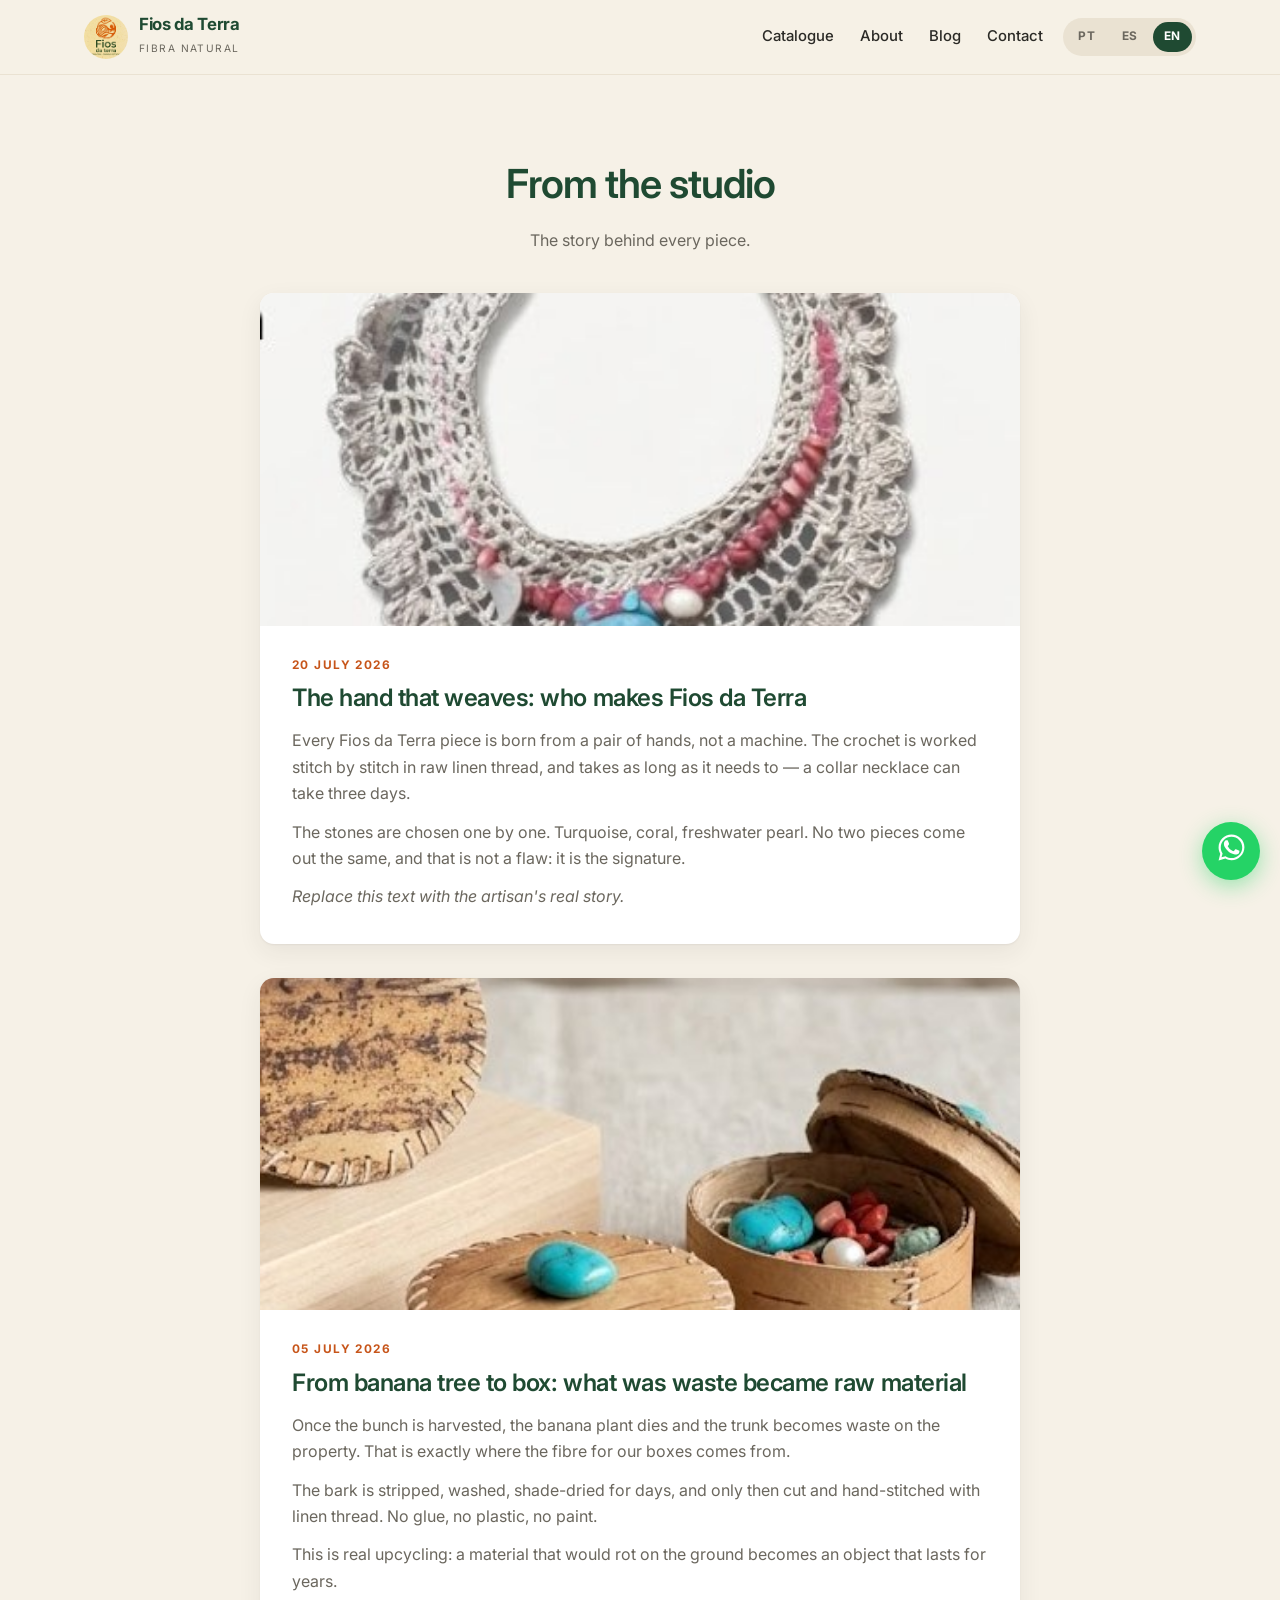
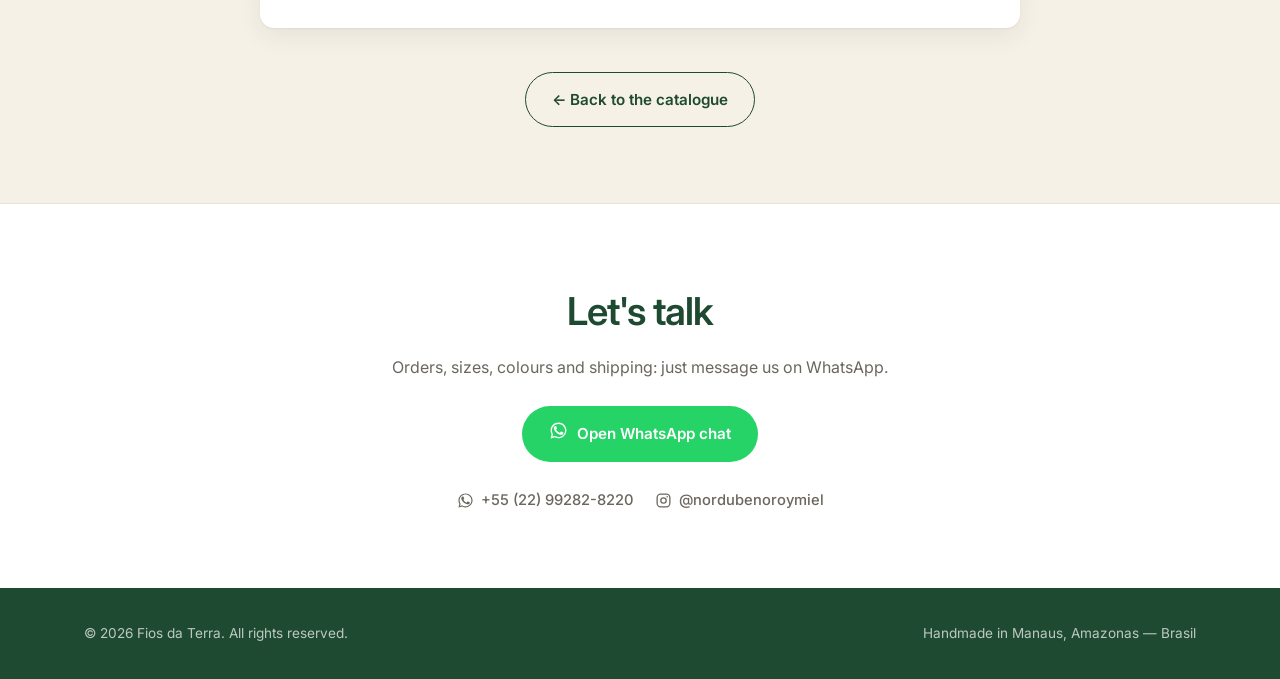
<file: blog.html>
<!DOCTYPE html>
<html lang="pt-BR">
<head>
<meta charset="utf-8">
<meta name="viewport" content="width=device-width, initial-scale=1">
<title>Blog — Fios da Terra</title>
<meta name="description" content="A história da artesã por trás de Fios da Terra: fibra de bananeira, linho e pedras naturais.">
<meta name="theme-color" content="#1F4A32">
<meta property="og:type" content="article">
<meta property="og:title" content="Do ateliê — Fios da Terra">
<meta property="og:description" content="A história por trás de cada peça.">
<meta property="og:image" content="fotos/colar-linho-pedras.jpg">

<link rel="icon" href="assets/img/logo.jpg">
<link rel="preconnect" href="https://fonts.googleapis.com">
<link rel="preconnect" href="https://fonts.gstatic.com" crossorigin>
<link href="https://fonts.googleapis.com/css2?family=Inter:wght@400;500;600;700&display=swap" rel="stylesheet">
<link rel="stylesheet" href="assets/css/estilo.css">
</head>
<body>

<header class="topo">
  <div class="container topo-inner">
    <a class="logo" href="index.html">
      <img src="assets/img/logo.jpg" alt="Fios da Terra">
      <span class="logo-txt">
        <strong data-marca>Fios da Terra</strong>
        <span>Fibra natural</span>
      </span>
    </a>

    <nav class="menu">
      <a href="index.html#catalogo" data-i18n="nav.catalogo">Catálogo</a>
      <a href="index.html#sobre" data-i18n="nav.sobre">Sobre</a>
      <a href="blog.html" data-i18n="nav.blog">Blog</a>
      <a href="index.html#contato" data-i18n="nav.contato">Contato</a>
    </nav>

    <div class="idiomas" role="group" aria-label="Idioma">
      <button data-lang="pt" type="button">PT</button>
      <button data-lang="es" type="button">ES</button>
      <button data-lang="en" type="button">EN</button>
    </div>

    <button class="menu-btn" type="button" aria-label="Menu">
      <svg viewBox="0 0 24 24" fill="none" stroke="currentColor" stroke-width="2" stroke-linecap="round">
        <path d="M4 7h16M4 12h16M4 17h16"/>
      </svg>
    </button>
  </div>
</header>

<section class="blog">
  <div class="container">
    <div class="sec-cabeca">
      <h2 data-i18n="blog.titulo">Do ateliê</h2>
      <p data-i18n="blog.sub"></p>
    </div>

    <!-- Os textos vêm de assets/js/posts.js -->
    <div class="posts" id="posts"></div>

    <p style="text-align:center;margin-top:44px">
      <a class="btn btn-linha" href="index.html" data-i18n="blog.voltar">← Voltar ao catálogo</a>
    </p>
  </div>
</section>

<section class="contato" id="contato">
  <div class="container">
    <h2 data-i18n="contato.titulo">Vamos conversar</h2>
    <p data-i18n="contato.sub"></p>
    <a class="btn btn-wpp" data-wpp target="_blank" rel="noopener" href="#">
      <span data-ico="wpp"></span><span data-i18n="contato.btn">Abrir conversa no WhatsApp</span>
    </a>
    <div class="contato-links" id="contato-links"></div>
  </div>
</section>

<footer class="rodape">
  <div class="container rodape-inner">
    <span>© <span data-ano></span> <span data-marca></span>. <span data-i18n="rodape.dir"></span></span>
    <span><span data-i18n="rodape.feito"></span> <span data-cidade></span></span>
  </div>
</footer>

<a class="wpp-flutua" data-wpp target="_blank" rel="noopener" href="#" aria-label="WhatsApp">
  <span data-ico="wpp"></span>
</a>

<script src="assets/js/config.js"></script>
<script src="assets/js/traducoes.js"></script>
<script src="assets/js/posts.js"></script>
<script src="assets/js/app.js"></script>
</body>
</html>
</file>
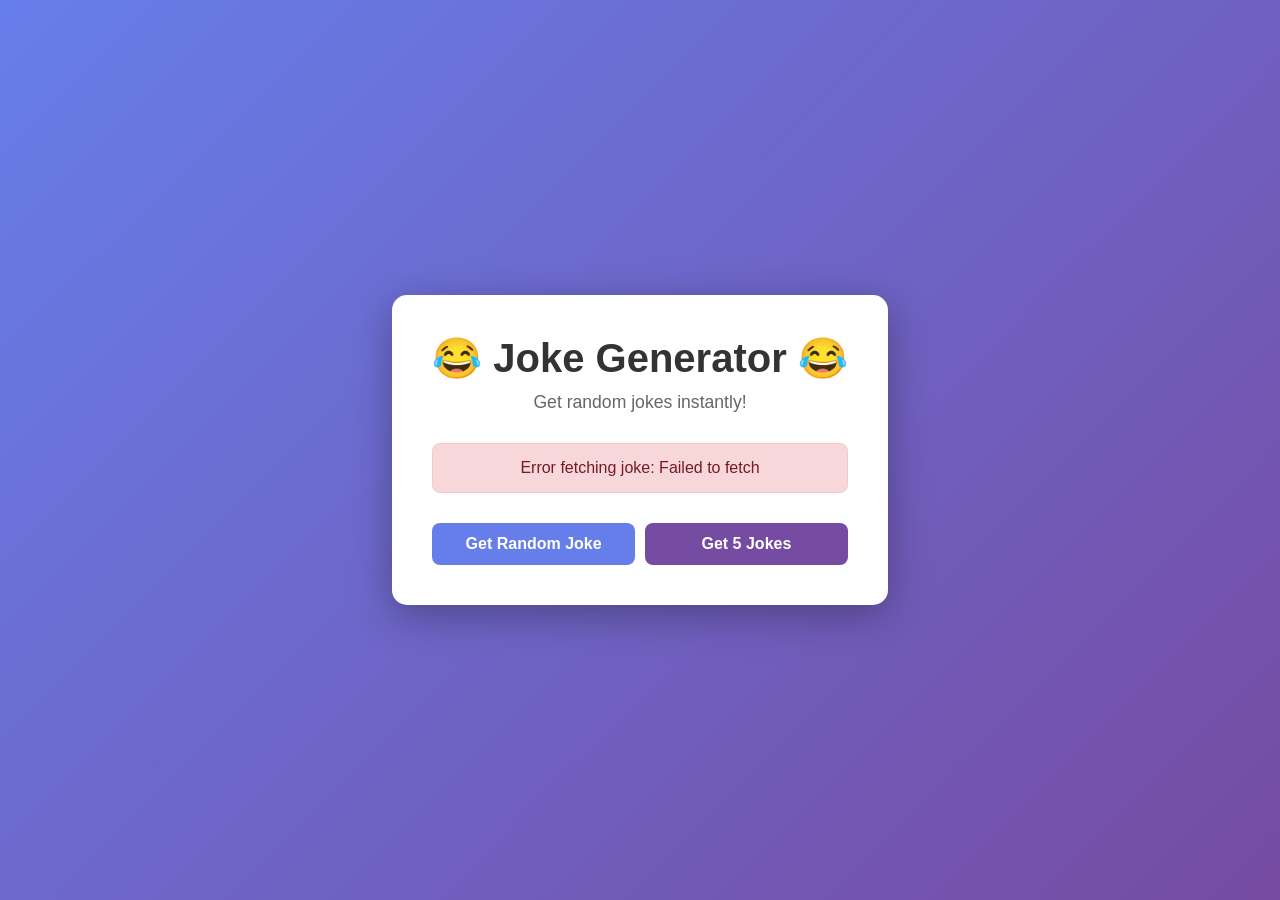
<file: joke-generator-browser.html>
<!DOCTYPE html>
<html lang="en">
<head>
    <meta charset="UTF-8">
    <meta name="viewport" content="width=device-width, initial-scale=1.0">
    <title>Random Joke Generator</title>
    <style>
        * {
            margin: 0;
            padding: 0;
            box-sizing: border-box;
        }

        body {
            font-family: 'Segoe UI', Tahoma, Geneva, Verdana, sans-serif;
            background: linear-gradient(135deg, #667eea 0%, #764ba2 100%);
            min-height: 100vh;
            display: flex;
            justify-content: center;
            align-items: center;
            padding: 20px;
        }

        .container {
            background: white;
            border-radius: 15px;
            box-shadow: 0 10px 40px rgba(0, 0, 0, 0.3);
            padding: 40px;
            max-width: 600px;
            text-align: center;
        }

        h1 {
            color: #333;
            margin-bottom: 10px;
            font-size: 2.5em;
        }

        .subtitle {
            color: #666;
            margin-bottom: 30px;
            font-size: 1.1em;
        }

        .joke-box {
            background: #f8f9fa;
            border-left: 5px solid #667eea;
            padding: 20px;
            margin: 20px 0;
            border-radius: 8px;
            min-height: 100px;
            display: flex;
            flex-direction: column;
            justify-content: center;
        }

        .setup {
            font-size: 1.2em;
            color: #333;
            margin-bottom: 15px;
            font-weight: 600;
        }

        .punchline {
            font-size: 1.1em;
            color: #667eea;
            font-weight: 700;
            font-style: italic;
        }

        .joke-type {
            font-size: 0.9em;
            color: #999;
            margin-top: 10px;
            text-transform: uppercase;
            letter-spacing: 1px;
        }

        .button-group {
            display: flex;
            gap: 10px;
            margin-top: 30px;
            flex-wrap: wrap;
            justify-content: center;
        }

        button {
            flex: 1;
            min-width: 150px;
            padding: 12px 20px;
            font-size: 1em;
            border: none;
            border-radius: 8px;
            cursor: pointer;
            font-weight: 600;
            transition: transform 0.2s, box-shadow 0.2s;
        }

        .btn-joke {
            background: #667eea;
            color: white;
        }

        .btn-joke:hover {
            background: #5568d3;
            transform: translateY(-2px);
            box-shadow: 0 5px 15px rgba(102, 126, 234, 0.4);
        }

        .btn-multiple {
            background: #764ba2;
            color: white;
        }

        .btn-multiple:hover {
            background: #663a8a;
            transform: translateY(-2px);
            box-shadow: 0 5px 15px rgba(118, 75, 162, 0.4);
        }

        .loading {
            color: #999;
            font-style: italic;
        }

        .multiple-jokes {
            text-align: left;
            margin-top: 20px;
        }

        .joke-item {
            background: #f8f9fa;
            padding: 15px;
            margin-bottom: 15px;
            border-radius: 8px;
            border-left: 4px solid #667eea;
        }

        .joke-item-setup {
            font-weight: 600;
            color: #333;
            margin-bottom: 8px;
        }

        .joke-item-punchline {
            color: #667eea;
            font-weight: 700;
            font-size: 0.95em;
        }

        .error {
            background: #f8d7da;
            color: #721c24;
            padding: 15px;
            border-radius: 8px;
            margin: 20px 0;
            border: 1px solid #f5c6cb;
        }

        @media (max-width: 600px) {
            .container {
                padding: 20px;
            }

            h1 {
                font-size: 2em;
            }

            button {
                min-width: 120px;
                padding: 10px 15px;
                font-size: 0.9em;
            }
        }
    </style>
</head>
<body>
    <div class="container">
        <h1>😂 Joke Generator 😂</h1>
        <p class="subtitle">Get random jokes instantly!</p>

        <div id="jokeContainer" class="joke-box" style="display: none;">
            <div class="setup" id="jokeSetup"></div>
            <div class="punchline" id="jokePunchline"></div>
            <div class="joke-type" id="jokeType"></div>
        </div>

        <div id="multipleJokesContainer" class="multiple-jokes" style="display: none;"></div>

        <div id="errorContainer" class="error" style="display: none;"></div>

        <div id="loadingContainer" class="loading" style="display: none;">
            Loading joke... 😄
        </div>

        <div class="button-group">
            <button class="btn-joke" onclick="fetchAndDisplayJoke()">Get Random Joke</button>
            <button class="btn-multiple" onclick="fetchAndDisplayMultiple()">Get 5 Jokes</button>
        </div>
    </div>

    <script>
        const API_URL = 'https://official-joke-api.appspot.com';

        async function fetchAndDisplayJoke() {
            showLoading(true);
            hideError();
            document.getElementById('multipleJokesContainer').style.display = 'none';

            try {
                const response = await fetch(`${API_URL}/random_joke`);
                
                if (!response.ok) {
                    throw new Error(`API error: ${response.status}`);
                }

                const joke = await response.json();
                displayJoke(joke);
            } catch (error) {
                showError(`Error fetching joke: ${error.message}`);
            } finally {
                showLoading(false);
            }
        }

        async function fetchAndDisplayMultiple() {
            showLoading(true);
            hideError();
            document.getElementById('jokeContainer').style.display = 'none';

            try {
                const response = await fetch(`${API_URL}/jokes/random/5`);
                
                if (!response.ok) {
                    throw new Error(`API error: ${response.status}`);
                }

                const jokes = await response.json();
                displayMultipleJokes(jokes);
            } catch (error) {
                showError(`Error fetching jokes: ${error.message}`);
            } finally {
                showLoading(false);
            }
        }

        function displayJoke(joke) {
            document.getElementById('jokeSetup').textContent = joke.setup;
            document.getElementById('jokePunchline').textContent = joke.punchline;
            document.getElementById('jokeType').textContent = `Type: ${joke.type}`;
            document.getElementById('jokeContainer').style.display = 'flex';
        }

        function displayMultipleJokes(jokes) {
            const container = document.getElementById('multipleJokesContainer');
            container.innerHTML = '<h3 style="margin-bottom: 15px; color: #333;">5 Random Jokes 🎭</h3>';
            
            jokes.forEach((joke, index) => {
                const jokeDiv = document.createElement('div');
                jokeDiv.className = 'joke-item';
                jokeDiv.innerHTML = `
                    <div class="joke-item-setup">${index + 1}. ${joke.setup}</div>
                    <div class="joke-item-punchline">→ ${joke.punchline}</div>
                `;
                container.appendChild(jokeDiv);
            });
            
            container.style.display = 'block';
        }

        function showLoading(show) {
            document.getElementById('loadingContainer').style.display = show ? 'block' : 'none';
        }

        function showError(message) {
            const errorContainer = document.getElementById('errorContainer');
            errorContainer.textContent = message;
            errorContainer.style.display = 'block';
        }

        function hideError() {
            document.getElementById('errorContainer').style.display = 'none';
        }

        // Load a joke when the page loads
        window.addEventListener('load', fetchAndDisplayJoke);
    </script>
</body>
</html>
</file>
<file: assets/css/estilo.css>
/* ============================================================
   FIOS DA TERRA — folha de estilo
   Paleta tirada da logo: verde mata, laranja terracota, linho.
   ============================================================ */

:root{
  --verde:#1F4A32;
  --verde-claro:#2E6B48;
  --terra:#C7551A;
  --terra-clara:#E2751F;
  --turquesa:#3FA9B8;
  --linho:#F6F1E7;
  --linho-escuro:#EAE2D2;
  --papel:#FFFFFF;
  --tinta:#2B2A26;
  --tinta-suave:#6B675E;
  --wpp:#25D366;
  --sombra:0 1px 2px rgba(43,42,38,.06), 0 8px 24px rgba(43,42,38,.07);
  --raio:14px;
  --largura:1160px;
}

*{box-sizing:border-box;margin:0;padding:0}
html{scroll-behavior:smooth}

body{
  font-family:"Inter",-apple-system,BlinkMacSystemFont,"Segoe UI",Roboto,Helvetica,Arial,sans-serif;
  background:var(--linho);
  color:var(--tinta);
  line-height:1.65;
  -webkit-font-smoothing:antialiased;
}

img{max-width:100%;display:block}
a{color:inherit;text-decoration:none}

.container{max-width:var(--largura);margin:0 auto;padding:0 24px}

/* ---------- CABEÇALHO ---------- */
.topo{
  position:sticky;top:0;z-index:50;
  background:rgba(246,241,231,.92);
  backdrop-filter:saturate(140%) blur(10px);
  border-bottom:1px solid var(--linho-escuro);
}
.topo-inner{display:flex;align-items:center;gap:20px;height:74px}
.logo{display:flex;align-items:center;gap:11px;flex-shrink:0}
.logo img{width:44px;height:44px;object-fit:cover;border-radius:50%}
.logo-txt strong{display:block;font-size:1.05rem;color:var(--verde);letter-spacing:-.02em;line-height:1.1}
.logo-txt span{font-size:.64rem;letter-spacing:.14em;text-transform:uppercase;color:var(--tinta-suave)}

.menu{display:flex;gap:26px;margin-left:auto;font-size:.93rem;font-weight:500}
.menu a{padding:6px 0;border-bottom:2px solid transparent;transition:.18s}
.menu a:hover{color:var(--terra);border-color:var(--terra)}

.idiomas{display:flex;gap:4px;background:var(--linho-escuro);padding:4px;border-radius:999px}
.idiomas button{
  border:0;background:transparent;cursor:pointer;font:inherit;
  font-size:.74rem;font-weight:700;letter-spacing:.05em;
  padding:5px 11px;border-radius:999px;color:var(--tinta-suave);transition:.18s;
}
.idiomas button.ativo{background:var(--verde);color:#fff}

.menu-btn{display:none;margin-left:auto;background:none;border:0;cursor:pointer;padding:8px;color:var(--verde)}
.menu-btn svg{width:26px;height:26px}

/* ---------- HERO ---------- */
.hero{padding:74px 0 64px;position:relative;overflow:hidden}
.hero-grid{display:grid;grid-template-columns:1.05fr .95fr;gap:56px;align-items:center}
.tag{
  display:inline-block;font-size:.7rem;letter-spacing:.16em;text-transform:uppercase;
  color:var(--terra);font-weight:700;margin-bottom:18px;
}
.hero h1{
  font-size:clamp(2.3rem,5.2vw,3.6rem);line-height:1.05;letter-spacing:-.03em;
  color:var(--verde);font-weight:600;margin-bottom:20px;
}
.hero p{font-size:1.08rem;color:var(--tinta-suave);max-width:46ch;margin-bottom:30px}
.botoes{display:flex;gap:12px;flex-wrap:wrap}

.btn{
  display:inline-flex;align-items:center;gap:9px;
  padding:14px 26px;border-radius:999px;font-weight:600;font-size:.95rem;
  border:1.5px solid transparent;cursor:pointer;transition:.2s;font-family:inherit;
}
.btn-primario{background:var(--verde);color:#fff}
.btn-primario:hover{background:var(--verde-claro);transform:translateY(-1px)}
.btn-linha{border-color:var(--verde);color:var(--verde)}
.btn-linha:hover{background:var(--verde);color:#fff}
.btn-wpp{background:var(--wpp);color:#fff}
.btn-wpp:hover{filter:brightness(.94);transform:translateY(-1px)}
.btn svg{width:19px;height:19px;flex-shrink:0}

.hero-fotos{display:grid;grid-template-columns:1fr 1fr;gap:14px}
.hero-fotos img{border-radius:var(--raio);box-shadow:var(--sombra);object-fit:cover;width:100%;height:100%}
.hero-fotos .alta{grid-row:span 2;height:100%;min-height:340px}

/* ---------- MATERIAIS ---------- */
.materiais{background:var(--papel);padding:64px 0;border-block:1px solid var(--linho-escuro)}
.mat-grid{display:grid;grid-template-columns:repeat(3,1fr);gap:34px;margin-top:34px}
.mat-item h3{font-size:1.05rem;color:var(--verde);margin-bottom:7px;font-weight:600}
.mat-item p{color:var(--tinta-suave);font-size:.94rem}
.mat-ico{
  width:46px;height:46px;border-radius:12px;background:var(--linho);
  display:grid;place-items:center;margin-bottom:14px;color:var(--terra);
}
.mat-ico svg{width:24px;height:24px}

/* ---------- SEÇÕES ---------- */
section{scroll-margin-top:90px}
.sec-cabeca{text-align:center;max-width:620px;margin:0 auto 40px}
.sec-cabeca h2{
  font-size:clamp(1.75rem,3.6vw,2.5rem);color:var(--verde);
  letter-spacing:-.025em;font-weight:600;margin-bottom:10px;
}
.sec-cabeca p{color:var(--tinta-suave)}
.catalogo{padding:72px 0}

/* ---------- FILTROS ---------- */
.filtros{display:flex;gap:9px;justify-content:center;flex-wrap:wrap;margin-bottom:38px}
.filtros button{
  font:inherit;font-size:.87rem;font-weight:600;cursor:pointer;
  padding:9px 20px;border-radius:999px;border:1.5px solid var(--linho-escuro);
  background:transparent;color:var(--tinta-suave);transition:.18s;
}
.filtros button:hover{border-color:var(--verde);color:var(--verde)}
.filtros button.ativo{background:var(--verde);border-color:var(--verde);color:#fff}

/* ---------- GRADE DE PRODUTOS ---------- */
.grade{display:grid;grid-template-columns:repeat(auto-fill,minmax(280px,1fr));gap:28px}
.card{
  background:var(--papel);border-radius:var(--raio);overflow:hidden;
  box-shadow:var(--sombra);display:flex;flex-direction:column;
  transition:transform .22s, box-shadow .22s;
}
.card:hover{transform:translateY(-4px);box-shadow:0 14px 40px rgba(43,42,38,.13)}
.card-foto{position:relative;aspect-ratio:4/5;overflow:hidden;background:var(--linho-escuro);cursor:zoom-in}
.card-foto img{width:100%;height:100%;object-fit:cover;transition:transform .5s}
.card:hover .card-foto img{transform:scale(1.045)}
.selo{
  position:absolute;top:12px;left:12px;background:var(--terra);color:#fff;
  font-size:.66rem;font-weight:700;letter-spacing:.1em;text-transform:uppercase;
  padding:5px 11px;border-radius:999px;
}
.card-corpo{padding:20px;display:flex;flex-direction:column;gap:9px;flex:1}
.card-corpo h3{font-size:1.05rem;color:var(--verde);font-weight:600;line-height:1.3}
.card-corpo .desc{font-size:.9rem;color:var(--tinta-suave);flex:1}
.preco{font-size:1.12rem;font-weight:700;color:var(--terra);letter-spacing:-.01em}
.preco.vazio{font-size:.92rem;font-weight:600;color:var(--tinta-suave)}
.card .btn{width:100%;justify-content:center;padding:12px 18px;font-size:.9rem;margin-top:4px}

.vazio-aviso{text-align:center;color:var(--tinta-suave);padding:50px 0;grid-column:1/-1}

/* ---------- SOBRE ---------- */
.sobre{background:var(--verde);color:#fff;padding:76px 0}
.sobre-grid{display:grid;grid-template-columns:1fr 1fr;gap:56px;align-items:center}
.sobre h2{font-size:clamp(1.8rem,3.6vw,2.5rem);letter-spacing:-.025em;font-weight:600;margin-bottom:18px}
.sobre p{color:rgba(255,255,255,.82);margin-bottom:14px}
.sobre .btn-linha{border-color:rgba(255,255,255,.55);color:#fff;margin-top:12px}
.sobre .btn-linha:hover{background:#fff;color:var(--verde)}
.sobre img{border-radius:var(--raio)}

/* ---------- BLOG ---------- */
.blog{padding:76px 0}
.posts{display:grid;gap:34px;max-width:760px;margin:0 auto}
.post{
  background:var(--papel);border-radius:var(--raio);overflow:hidden;box-shadow:var(--sombra);
}
.post img{width:100%;aspect-ratio:16/7;object-fit:cover}
.post-corpo{padding:30px 32px 34px}
.post .data{font-size:.74rem;letter-spacing:.12em;text-transform:uppercase;color:var(--terra);font-weight:700}
.post h2{font-size:1.5rem;color:var(--verde);letter-spacing:-.02em;font-weight:600;margin:8px 0 14px;line-height:1.25}
.post p{color:var(--tinta-suave);margin-bottom:12px}
.post p:last-child{margin-bottom:0}

/* ---------- CONTATO ---------- */
.contato{background:var(--papel);padding:76px 0;text-align:center;border-top:1px solid var(--linho-escuro)}
.contato h2{font-size:clamp(1.75rem,3.6vw,2.4rem);color:var(--verde);letter-spacing:-.025em;font-weight:600;margin-bottom:10px}
.contato p{color:var(--tinta-suave);margin-bottom:26px}
.contato-links{display:flex;gap:22px;justify-content:center;flex-wrap:wrap;margin-top:26px;font-size:.92rem;color:var(--tinta-suave)}
.contato-links a{display:inline-flex;align-items:center;gap:7px;font-weight:500}
.contato-links a:hover{color:var(--terra)}
.contato-links svg{width:17px;height:17px}

/* ---------- RODAPÉ ---------- */
.rodape{background:var(--verde);color:rgba(255,255,255,.7);padding:34px 0;font-size:.85rem}
.rodape-inner{display:flex;justify-content:space-between;gap:16px;flex-wrap:wrap;align-items:center}

/* ---------- BOTÃO FLUTUANTE WHATSAPP ---------- */
.wpp-flutua{
  position:fixed;right:20px;bottom:20px;z-index:60;
  width:58px;height:58px;border-radius:50%;background:var(--wpp);
  display:grid;place-items:center;color:#fff;
  box-shadow:0 6px 22px rgba(37,211,102,.45);transition:.22s;
}
.wpp-flutua:hover{transform:scale(1.08)}
.wpp-flutua svg{width:31px;height:31px}

/* ---------- LIGHTBOX ---------- */
.lightbox{
  position:fixed;inset:0;z-index:100;background:rgba(20,19,17,.93);
  display:none;place-items:center;padding:28px;cursor:zoom-out;
}
.lightbox.aberto{display:grid}
.lightbox img{max-width:92vw;max-height:88vh;border-radius:10px;object-fit:contain}
.lightbox-fechar{
  position:absolute;top:20px;right:24px;background:none;border:0;color:#fff;
  font-size:2.2rem;cursor:pointer;line-height:1;opacity:.8;
}

/* ---------- RESPONSIVO ---------- */
@media (max-width:900px){
  .hero-grid,.sobre-grid{grid-template-columns:1fr;gap:36px}
  .mat-grid{grid-template-columns:1fr;gap:26px}
  .hero{padding:48px 0 44px}
  .hero-fotos .alta{min-height:0}
}
@media (max-width:680px){
  .menu{
    display:none;position:absolute;top:74px;left:0;right:0;
    flex-direction:column;gap:0;background:var(--papel);
    border-bottom:1px solid var(--linho-escuro);padding:8px 24px 16px;
  }
  .menu.aberto{display:flex}
  .menu a{padding:13px 0;border-bottom:1px solid var(--linho-escuro)}
  .menu-btn{display:block;order:4;margin-left:0}
  .idiomas{margin-left:auto;order:3}
  .topo-inner{gap:12px}
  .grade{grid-template-columns:1fr 1fr;gap:14px}
  .card-corpo{padding:14px}
  .card-corpo h3{font-size:.94rem}
  .card-corpo .desc{font-size:.82rem}
  .container{padding:0 16px}
  .post-corpo{padding:22px}
}
@media (max-width:420px){
  .grade{grid-template-columns:1fr}
}
</file>
